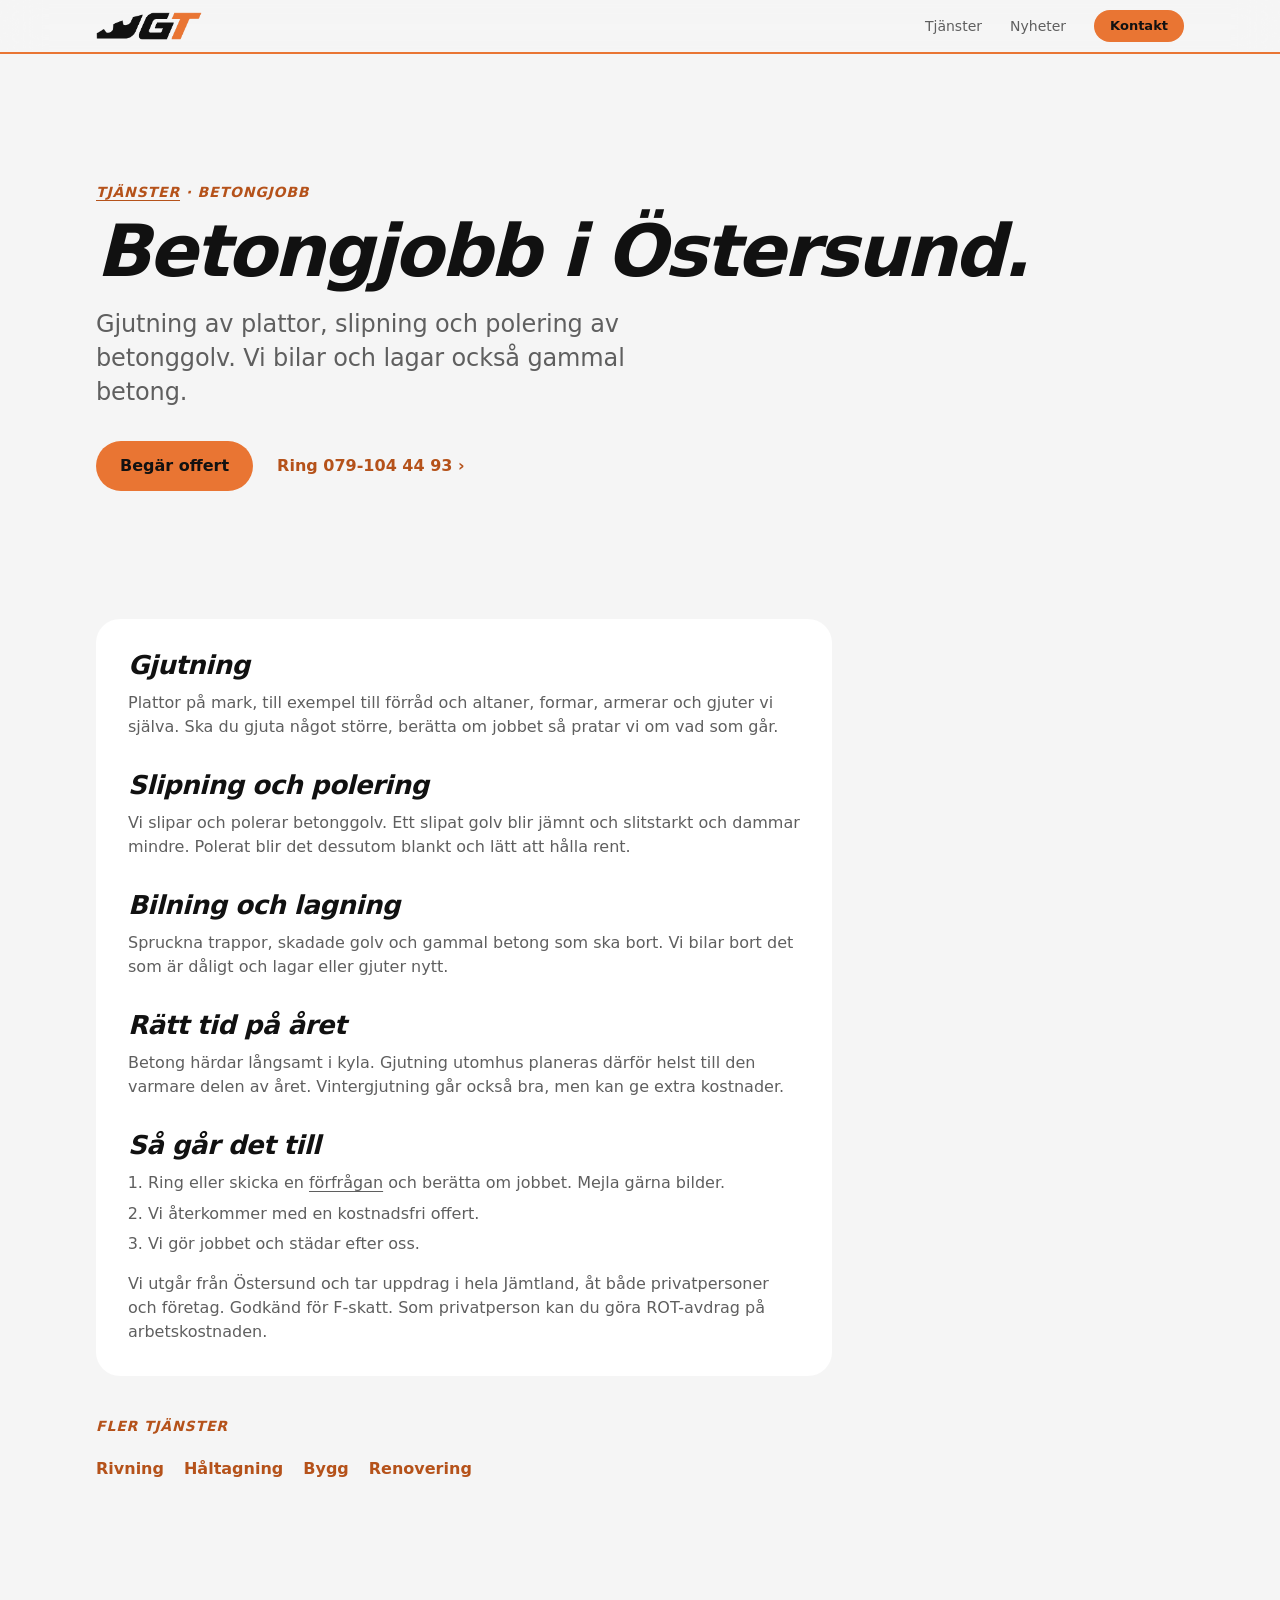
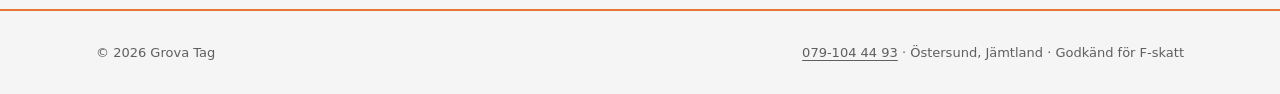
<file: betong-ostersund.html>
<!doctype html>
<html lang="sv">
<head>
<meta charset="utf-8">
<meta name="viewport" content="width=device-width, initial-scale=1, viewport-fit=cover">
<title>Betongjobb i Östersund – gjutning, slipning &amp; polering | Grova Tag</title>
<meta name="description" content="Gjutning, slipning och polering av betong i Östersund och Jämtland. Vi gjuter plattor på mark, bilar och lagar gammal betong. Kostnadsfri offert.">
<meta name="theme-color" content="#f5f5f5" media="(prefers-color-scheme: light)">
<meta name="theme-color" content="#0b0b0b" media="(prefers-color-scheme: dark)">
<link rel="icon" href="bilder/favicon.png">
<link rel="stylesheet" href="styles.css">
<link rel="canonical" href="https://grovatag.se/betong-ostersund.html">
<meta property="og:type" content="website">
<meta property="og:url" content="https://grovatag.se/betong-ostersund.html">
<meta property="og:title" content="Betongjobb i Östersund – gjutning, slipning &amp; polering | Grova Tag">
<meta property="og:description" content="Gjutning, slipning och polering av betong i Östersund och Jämtland. Vi gjuter plattor på mark, bilar och lagar gammal betong. Kostnadsfri offert.">
<meta property="og:image" content="https://grovatag.se/bilder/delning.png">
<meta property="og:locale" content="sv_SE">
<meta property="og:site_name" content="Grova Tag">
<meta property="og:image:width" content="1200">
<meta property="og:image:height" content="630">
<meta name="twitter:card" content="summary_large_image">
<script type="application/ld+json">
{
  "@context": "https://schema.org",
  "@type": "Service",
  "name": "Betongjobb i Östersund",
  "serviceType": "Betongjobb",
  "url": "https://grovatag.se/betong-ostersund.html",
  "description": "Gjutning, slipning och polering av betong i Östersund och Jämtland. Vi gjuter plattor på mark, bilar och lagar gammal betong. Kostnadsfri offert.",
  "provider": {
    "@id": "https://grovatag.se/#foretag"
  },
  "areaServed": [
    {
      "@type": "City",
      "name": "Östersund"
    },
    {
      "@type": "AdministrativeArea",
      "name": "Jämtlands län"
    }
  ]
}
</script>
<script type="application/ld+json">
{
  "@context": "https://schema.org",
  "@type": "BreadcrumbList",
  "itemListElement": [
    {
      "@type": "ListItem",
      "position": 1,
      "name": "Grova Tag",
      "item": "https://grovatag.se/"
    },
    {
      "@type": "ListItem",
      "position": 2,
      "name": "Betongjobb",
      "item": "https://grovatag.se/betong-ostersund.html"
    }
  ]
}
</script>
</head>
<body>
<script>document.body.classList.add('js')</script>

<nav>
  <div class="wrap">
    <a class="logo" href="./"><picture><source srcset="bilder/mark-dark.png" media="(prefers-color-scheme: dark)"><img src="bilder/mark.png" alt="Grova Tag" width="341" height="90"></picture></a>
    <ul>
      <li class="wide"><a href="./#tjanster">Tjänster</a></li>
      <li><a href="nyheter.html">Nyheter</a></li>
      <li><a class="btn" href="kontakt.html">Kontakt</a></li>
    </ul>
  </div>
</nav>

<main>
  <section class="page-head">
    <div class="wrap">
      <p class="eyebrow"><a href="./#tjanster">Tjänster</a> · Betongjobb</p>
      <h1>Betongjobb i Östersund.</h1>
      <p class="lead">Gjutning av plattor, slipning och polering av betonggolv. Vi bilar och lagar också gammal betong.</p>
      <div class="actions start">
        <a class="btn" href="kontakt.html">Begär offert</a>
        <a class="btn ghost" href="tel:+46791044493">Ring 079-104 44 93 ›</a>
      </div>
    </div>
  </section>

  <section>
    <div class="wrap">
      <article class="prose reveal">
<h2>Gjutning</h2>
<p>Plattor på mark, till exempel till förråd och altaner, formar, armerar och gjuter vi själva. Ska du gjuta något större, berätta om jobbet så pratar vi om vad som går.</p>
<h2>Slipning och polering</h2>
<p>Vi slipar och polerar betonggolv. Ett slipat golv blir jämnt och slitstarkt och dammar mindre. Polerat blir det dessutom blankt och lätt att hålla rent.</p>
<h2>Bilning och lagning</h2>
<p>Spruckna trappor, skadade golv och gammal betong som ska bort. Vi bilar bort det som är dåligt och lagar eller gjuter nytt.</p>
<h2>Rätt tid på året</h2>
<p>Betong härdar långsamt i kyla. Gjutning utomhus planeras därför helst till den varmare delen av året. Vintergjutning går också bra, men kan ge extra kostnader.</p>
<h2>Så går det till</h2>
<ol>
<li>Ring eller skicka en <a href="kontakt.html">förfrågan</a> och berätta om jobbet. Mejla gärna bilder.</li>
<li>Vi återkommer med en kostnadsfri offert.</li>
<li>Vi gör jobbet och städar efter oss.</li>
</ol>
<p>Vi utgår från Östersund och tar uppdrag i hela Jämtland, åt både privatpersoner och företag. Godkänd för F-skatt. Som privatperson kan du göra ROT-avdrag på arbetskostnaden.</p>
      </article>
      <aside class="more-services reveal" aria-label="Fler tjänster">
        <p class="eyebrow">Fler tjänster</p>
        <a href="rivning-ostersund.html">Rivning</a>
        <a href="haltagning-ostersund.html">Håltagning</a>
        <a href="bygg-ostersund.html">Bygg</a>
        <a href="renovering-ostersund.html">Renovering</a>
      </aside>
    </div>
  </section>
</main>

<footer>
  <div class="wrap">
    <span>© <span id="year">2026</span> Grova Tag</span>
    <span><a href="tel:+46791044493">079-104 44 93</a> · Östersund, Jämtland · Godkänd för F-skatt</span>
  </div>
</footer>

<script src="script.js"></script>
</body>
</html>
</file>
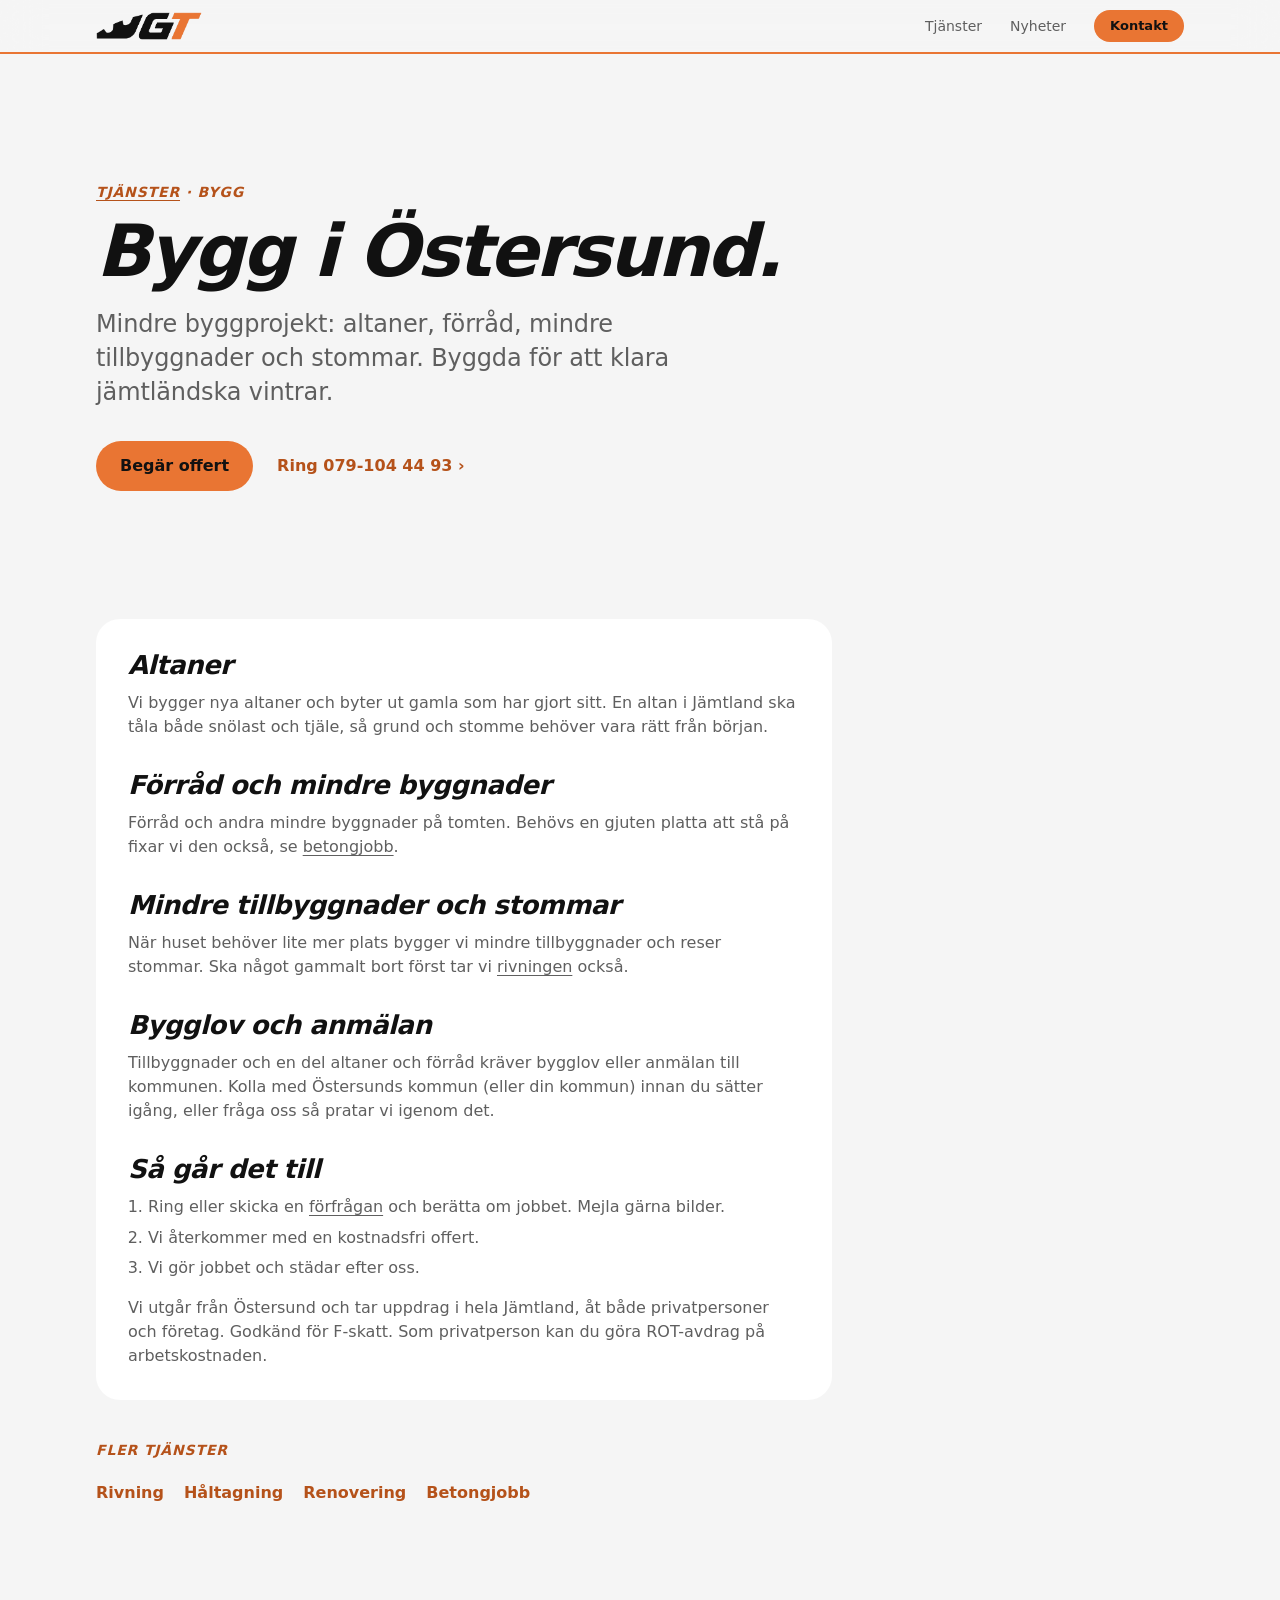
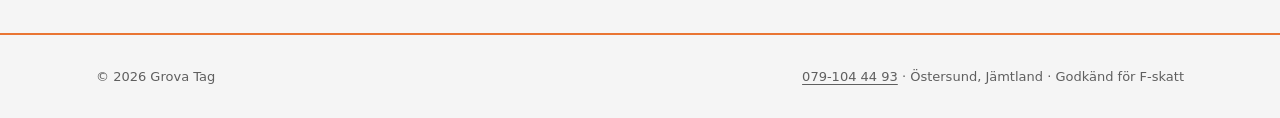
<file: bygg-ostersund.html>
<!doctype html>
<html lang="sv">
<head>
<meta charset="utf-8">
<meta name="viewport" content="width=device-width, initial-scale=1, viewport-fit=cover">
<title>Bygg i Östersund – altan, förråd &amp; mindre tillbyggnader | Grova Tag</title>
<meta name="description" content="Mindre byggprojekt i Östersund och Jämtland: altaner, förråd, mindre tillbyggnader och stommar, byggda för jämtländska vintrar. Kostnadsfri offert.">
<meta name="theme-color" content="#f5f5f5" media="(prefers-color-scheme: light)">
<meta name="theme-color" content="#0b0b0b" media="(prefers-color-scheme: dark)">
<link rel="icon" href="bilder/favicon.png">
<link rel="stylesheet" href="styles.css">
<link rel="canonical" href="https://grovatag.se/bygg-ostersund.html">
<meta property="og:type" content="website">
<meta property="og:url" content="https://grovatag.se/bygg-ostersund.html">
<meta property="og:title" content="Bygg i Östersund – altan, förråd &amp; mindre tillbyggnader | Grova Tag">
<meta property="og:description" content="Mindre byggprojekt i Östersund och Jämtland: altaner, förråd, mindre tillbyggnader och stommar, byggda för jämtländska vintrar. Kostnadsfri offert.">
<meta property="og:image" content="https://grovatag.se/bilder/delning.png">
<meta property="og:locale" content="sv_SE">
<meta property="og:site_name" content="Grova Tag">
<meta property="og:image:width" content="1200">
<meta property="og:image:height" content="630">
<meta name="twitter:card" content="summary_large_image">
<script type="application/ld+json">
{
  "@context": "https://schema.org",
  "@type": "Service",
  "name": "Bygg i Östersund",
  "serviceType": "Bygg",
  "url": "https://grovatag.se/bygg-ostersund.html",
  "description": "Mindre byggprojekt i Östersund och Jämtland: altaner, förråd, mindre tillbyggnader och stommar, byggda för jämtländska vintrar. Kostnadsfri offert.",
  "provider": {
    "@id": "https://grovatag.se/#foretag"
  },
  "areaServed": [
    {
      "@type": "City",
      "name": "Östersund"
    },
    {
      "@type": "AdministrativeArea",
      "name": "Jämtlands län"
    }
  ]
}
</script>
<script type="application/ld+json">
{
  "@context": "https://schema.org",
  "@type": "BreadcrumbList",
  "itemListElement": [
    {
      "@type": "ListItem",
      "position": 1,
      "name": "Grova Tag",
      "item": "https://grovatag.se/"
    },
    {
      "@type": "ListItem",
      "position": 2,
      "name": "Bygg",
      "item": "https://grovatag.se/bygg-ostersund.html"
    }
  ]
}
</script>
</head>
<body>
<script>document.body.classList.add('js')</script>

<nav>
  <div class="wrap">
    <a class="logo" href="./"><picture><source srcset="bilder/mark-dark.png" media="(prefers-color-scheme: dark)"><img src="bilder/mark.png" alt="Grova Tag" width="341" height="90"></picture></a>
    <ul>
      <li class="wide"><a href="./#tjanster">Tjänster</a></li>
      <li><a href="nyheter.html">Nyheter</a></li>
      <li><a class="btn" href="kontakt.html">Kontakt</a></li>
    </ul>
  </div>
</nav>

<main>
  <section class="page-head">
    <div class="wrap">
      <p class="eyebrow"><a href="./#tjanster">Tjänster</a> · Bygg</p>
      <h1>Bygg i Östersund.</h1>
      <p class="lead">Mindre byggprojekt: altaner, förråd, mindre tillbyggnader och stommar. Byggda för att klara jämtländska vintrar.</p>
      <div class="actions start">
        <a class="btn" href="kontakt.html">Begär offert</a>
        <a class="btn ghost" href="tel:+46791044493">Ring 079-104 44 93 ›</a>
      </div>
    </div>
  </section>

  <section>
    <div class="wrap">
      <article class="prose reveal">
<h2>Altaner</h2>
<p>Vi bygger nya altaner och byter ut gamla som har gjort sitt. En altan i Jämtland ska tåla både snölast och tjäle, så grund och stomme behöver vara rätt från början.</p>
<h2>Förråd och mindre byggnader</h2>
<p>Förråd och andra mindre byggnader på tomten. Behövs en gjuten platta att stå på fixar vi den också, se <a href="betong-ostersund.html">betongjobb</a>.</p>
<h2>Mindre tillbyggnader och stommar</h2>
<p>När huset behöver lite mer plats bygger vi mindre tillbyggnader och reser stommar. Ska något gammalt bort först tar vi <a href="rivning-ostersund.html">rivningen</a> också.</p>
<h2>Bygglov och anmälan</h2>
<p>Tillbyggnader och en del altaner och förråd kräver bygglov eller anmälan till kommunen. Kolla med Östersunds kommun (eller din kommun) innan du sätter igång, eller fråga oss så pratar vi igenom det.</p>
<h2>Så går det till</h2>
<ol>
<li>Ring eller skicka en <a href="kontakt.html">förfrågan</a> och berätta om jobbet. Mejla gärna bilder.</li>
<li>Vi återkommer med en kostnadsfri offert.</li>
<li>Vi gör jobbet och städar efter oss.</li>
</ol>
<p>Vi utgår från Östersund och tar uppdrag i hela Jämtland, åt både privatpersoner och företag. Godkänd för F-skatt. Som privatperson kan du göra ROT-avdrag på arbetskostnaden.</p>
      </article>
      <aside class="more-services reveal" aria-label="Fler tjänster">
        <p class="eyebrow">Fler tjänster</p>
        <a href="rivning-ostersund.html">Rivning</a>
        <a href="haltagning-ostersund.html">Håltagning</a>
        <a href="renovering-ostersund.html">Renovering</a>
        <a href="betong-ostersund.html">Betongjobb</a>
      </aside>
    </div>
  </section>
</main>

<footer>
  <div class="wrap">
    <span>© <span id="year">2026</span> Grova Tag</span>
    <span><a href="tel:+46791044493">079-104 44 93</a> · Östersund, Jämtland · Godkänd för F-skatt</span>
  </div>
</footer>

<script src="script.js"></script>
</body>
</html>
</file>
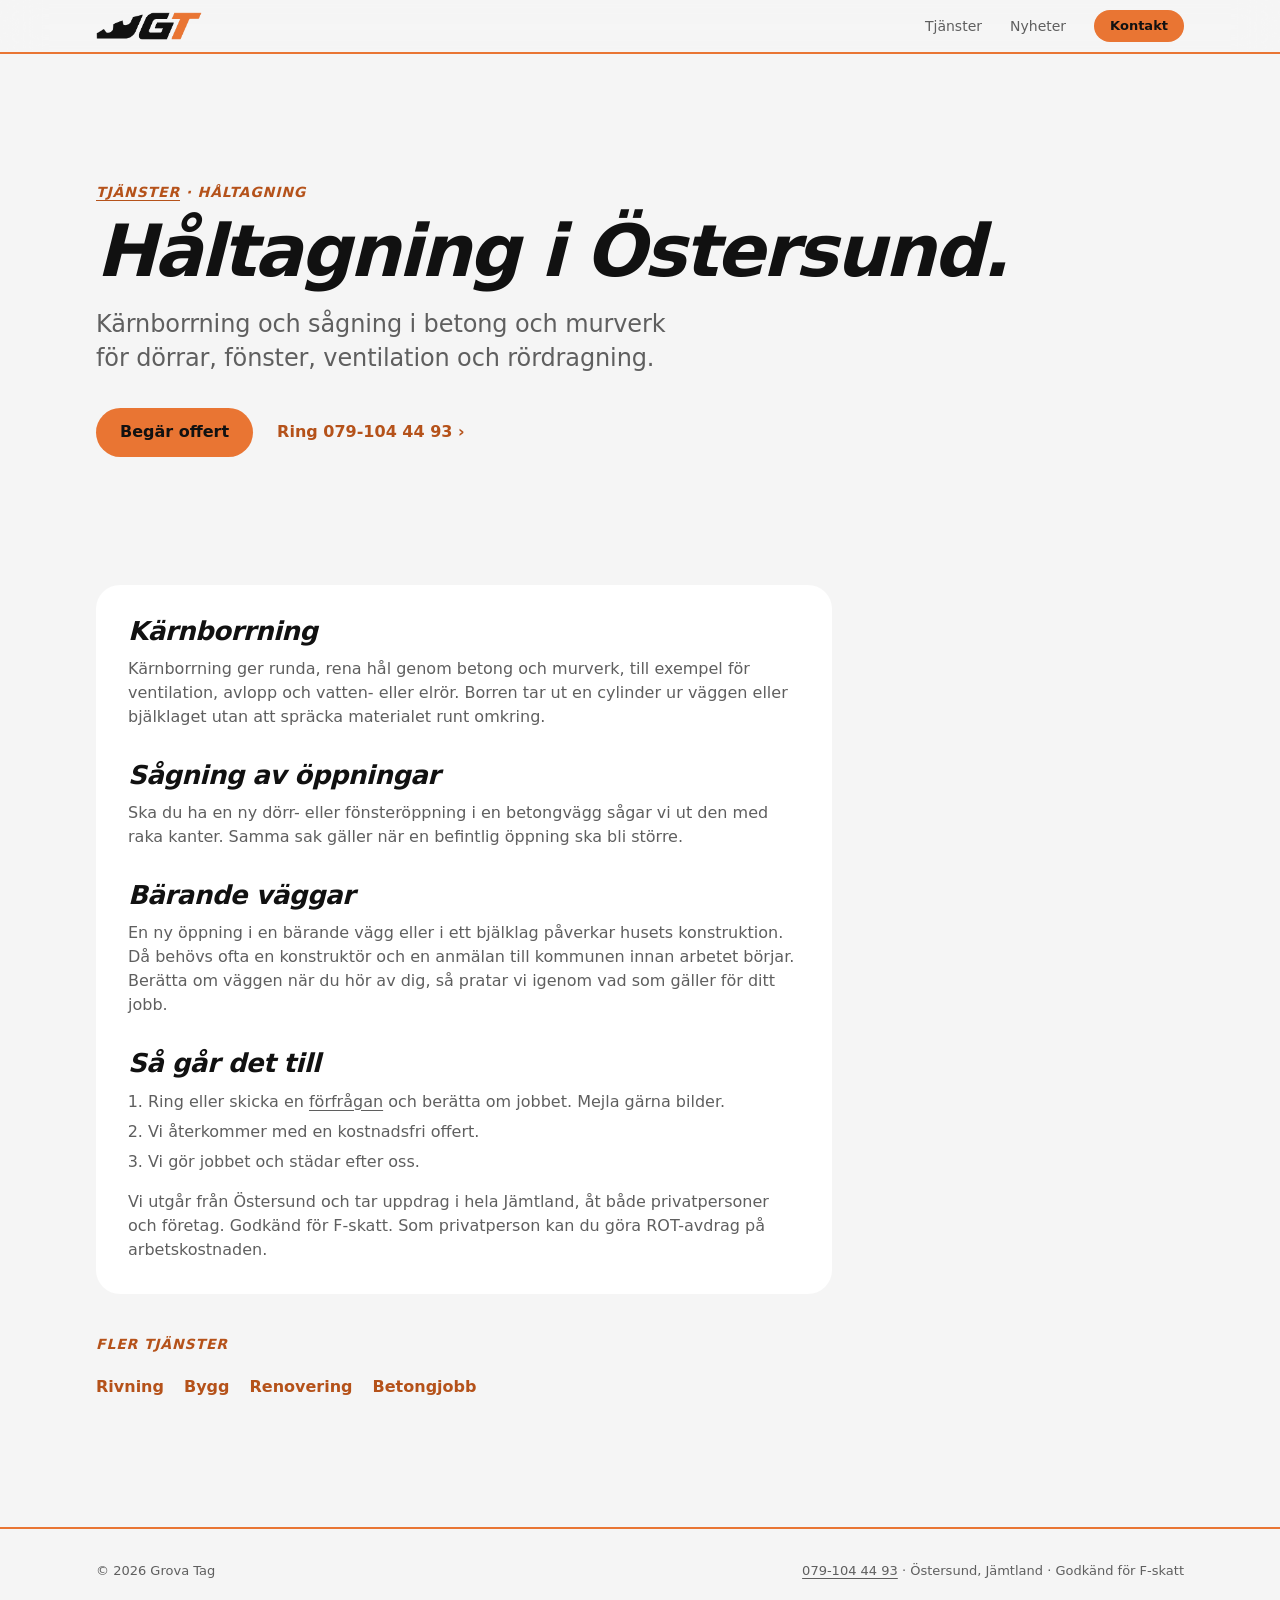
<file: haltagning-ostersund.html>
<!doctype html>
<html lang="sv">
<head>
<meta charset="utf-8">
<meta name="viewport" content="width=device-width, initial-scale=1, viewport-fit=cover">
<title>Håltagning &amp; kärnborrning i Östersund – Grova Tag</title>
<meta name="description" content="Kärnborrning och sågning i betong och murverk i Östersund och Jämtland, för dörrar, fönster, ventilation och rördragning. Kostnadsfri offert.">
<meta name="theme-color" content="#f5f5f5" media="(prefers-color-scheme: light)">
<meta name="theme-color" content="#0b0b0b" media="(prefers-color-scheme: dark)">
<link rel="icon" href="bilder/favicon.png">
<link rel="stylesheet" href="styles.css">
<link rel="canonical" href="https://grovatag.se/haltagning-ostersund.html">
<meta property="og:type" content="website">
<meta property="og:url" content="https://grovatag.se/haltagning-ostersund.html">
<meta property="og:title" content="Håltagning &amp; kärnborrning i Östersund – Grova Tag">
<meta property="og:description" content="Kärnborrning och sågning i betong och murverk i Östersund och Jämtland, för dörrar, fönster, ventilation och rördragning. Kostnadsfri offert.">
<meta property="og:image" content="https://grovatag.se/bilder/delning.png">
<meta property="og:locale" content="sv_SE">
<meta property="og:site_name" content="Grova Tag">
<meta property="og:image:width" content="1200">
<meta property="og:image:height" content="630">
<meta name="twitter:card" content="summary_large_image">
<script type="application/ld+json">
{
  "@context": "https://schema.org",
  "@type": "Service",
  "name": "Håltagning i Östersund",
  "serviceType": "Håltagning",
  "url": "https://grovatag.se/haltagning-ostersund.html",
  "description": "Kärnborrning och sågning i betong och murverk i Östersund och Jämtland, för dörrar, fönster, ventilation och rördragning. Kostnadsfri offert.",
  "provider": {
    "@id": "https://grovatag.se/#foretag"
  },
  "areaServed": [
    {
      "@type": "City",
      "name": "Östersund"
    },
    {
      "@type": "AdministrativeArea",
      "name": "Jämtlands län"
    }
  ]
}
</script>
<script type="application/ld+json">
{
  "@context": "https://schema.org",
  "@type": "BreadcrumbList",
  "itemListElement": [
    {
      "@type": "ListItem",
      "position": 1,
      "name": "Grova Tag",
      "item": "https://grovatag.se/"
    },
    {
      "@type": "ListItem",
      "position": 2,
      "name": "Håltagning",
      "item": "https://grovatag.se/haltagning-ostersund.html"
    }
  ]
}
</script>
</head>
<body>
<script>document.body.classList.add('js')</script>

<nav>
  <div class="wrap">
    <a class="logo" href="./"><picture><source srcset="bilder/mark-dark.png" media="(prefers-color-scheme: dark)"><img src="bilder/mark.png" alt="Grova Tag" width="341" height="90"></picture></a>
    <ul>
      <li class="wide"><a href="./#tjanster">Tjänster</a></li>
      <li><a href="nyheter.html">Nyheter</a></li>
      <li><a class="btn" href="kontakt.html">Kontakt</a></li>
    </ul>
  </div>
</nav>

<main>
  <section class="page-head">
    <div class="wrap">
      <p class="eyebrow"><a href="./#tjanster">Tjänster</a> · Håltagning</p>
      <h1>Håltagning i Östersund.</h1>
      <p class="lead">Kärnborrning och sågning i betong och murverk för dörrar, fönster, ventilation och rördragning.</p>
      <div class="actions start">
        <a class="btn" href="kontakt.html">Begär offert</a>
        <a class="btn ghost" href="tel:+46791044493">Ring 079-104 44 93 ›</a>
      </div>
    </div>
  </section>

  <section>
    <div class="wrap">
      <article class="prose reveal">
<h2>Kärnborrning</h2>
<p>Kärnborrning ger runda, rena hål genom betong och murverk, till exempel för ventilation, avlopp och vatten- eller elrör. Borren tar ut en cylinder ur väggen eller bjälklaget utan att spräcka materialet runt omkring.</p>
<h2>Sågning av öppningar</h2>
<p>Ska du ha en ny dörr- eller fönsteröppning i en betongvägg sågar vi ut den med raka kanter. Samma sak gäller när en befintlig öppning ska bli större.</p>
<h2>Bärande väggar</h2>
<p>En ny öppning i en bärande vägg eller i ett bjälklag påverkar husets konstruktion. Då behövs ofta en konstruktör och en anmälan till kommunen innan arbetet börjar. Berätta om väggen när du hör av dig, så pratar vi igenom vad som gäller för ditt jobb.</p>
<h2>Så går det till</h2>
<ol>
<li>Ring eller skicka en <a href="kontakt.html">förfrågan</a> och berätta om jobbet. Mejla gärna bilder.</li>
<li>Vi återkommer med en kostnadsfri offert.</li>
<li>Vi gör jobbet och städar efter oss.</li>
</ol>
<p>Vi utgår från Östersund och tar uppdrag i hela Jämtland, åt både privatpersoner och företag. Godkänd för F-skatt. Som privatperson kan du göra ROT-avdrag på arbetskostnaden.</p>
      </article>
      <aside class="more-services reveal" aria-label="Fler tjänster">
        <p class="eyebrow">Fler tjänster</p>
        <a href="rivning-ostersund.html">Rivning</a>
        <a href="bygg-ostersund.html">Bygg</a>
        <a href="renovering-ostersund.html">Renovering</a>
        <a href="betong-ostersund.html">Betongjobb</a>
      </aside>
    </div>
  </section>
</main>

<footer>
  <div class="wrap">
    <span>© <span id="year">2026</span> Grova Tag</span>
    <span><a href="tel:+46791044493">079-104 44 93</a> · Östersund, Jämtland · Godkänd för F-skatt</span>
  </div>
</footer>

<script src="script.js"></script>
</body>
</html>
</file>
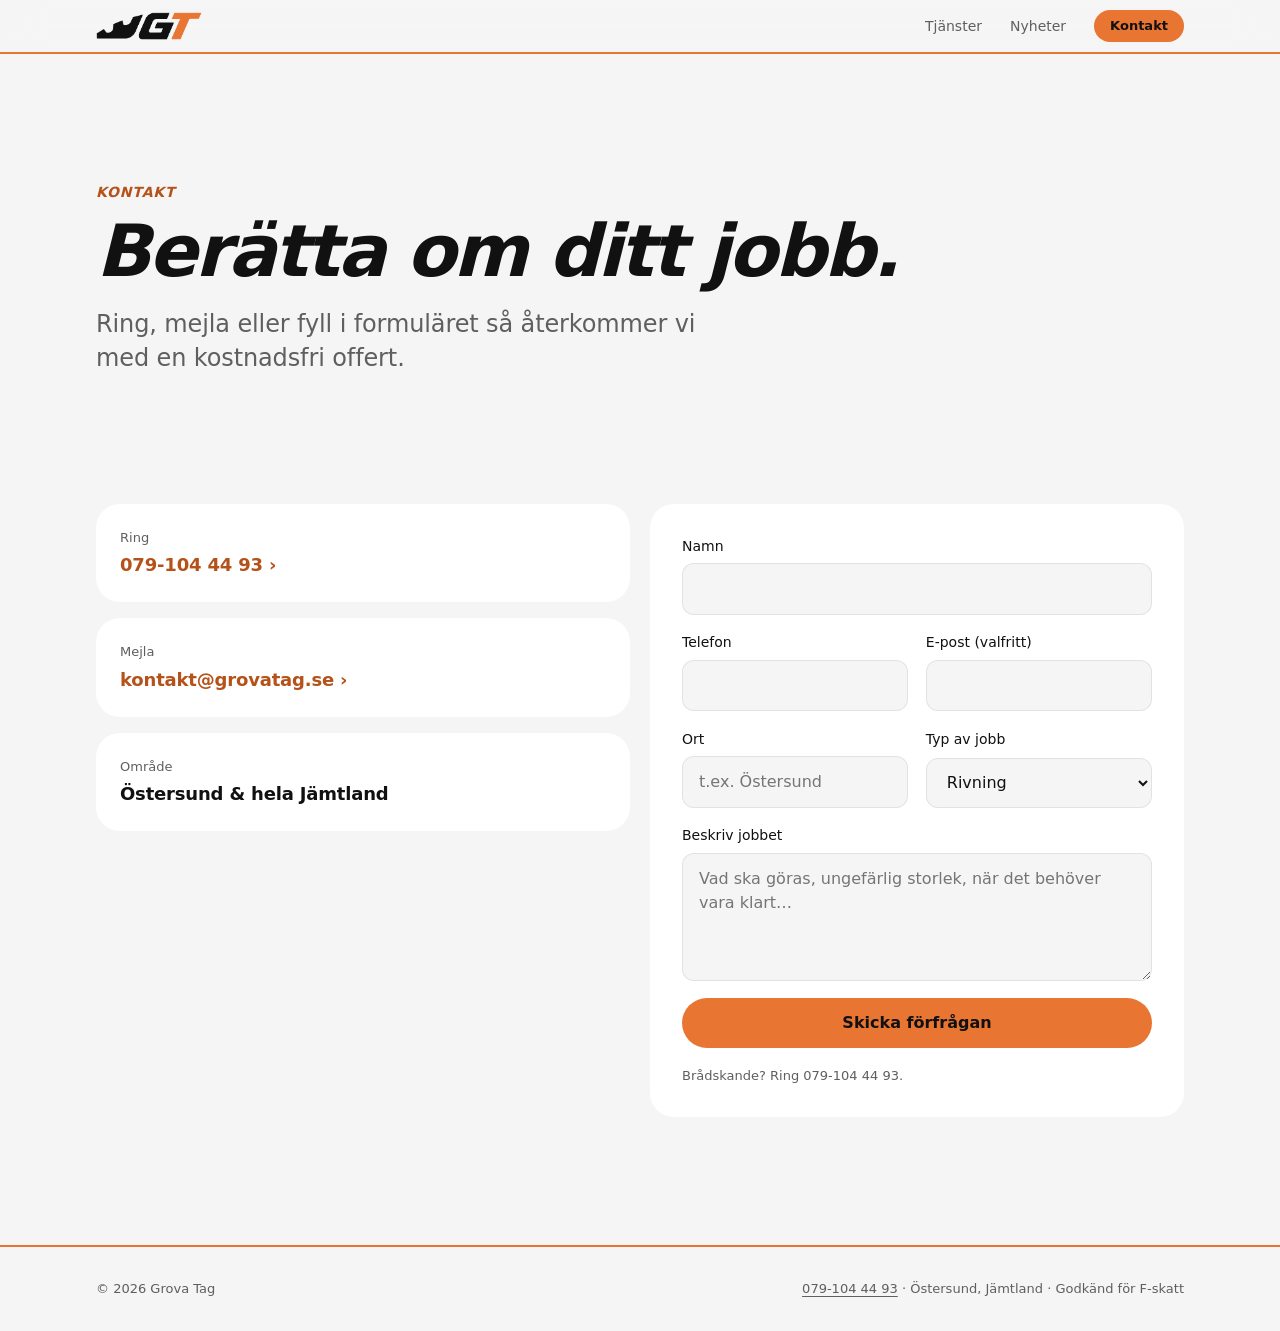
<file: kontakt.html>
<!doctype html>
<html lang="sv">
<head>
<meta charset="utf-8">
<meta name="viewport" content="width=device-width, initial-scale=1, viewport-fit=cover">
<title>Kontakt – Grova Tag</title>
<meta name="description" content="Kontakta Grova Tag i Östersund för en kostnadsfri offert på rivning, håltagning, bygg, renovering och betongjobb.">
<meta name="theme-color" content="#f5f5f5" media="(prefers-color-scheme: light)">
<meta name="theme-color" content="#0b0b0b" media="(prefers-color-scheme: dark)">
<link rel="icon" href="bilder/favicon.png">
<link rel="stylesheet" href="styles.css">
<link rel="canonical" href="https://grovatag.se/kontakt.html">
<meta property="og:type" content="website">
<meta property="og:url" content="https://grovatag.se/kontakt.html">
<meta property="og:title" content="Kontakt – Grova Tag">
<meta property="og:description" content="Kontakta Grova Tag i Östersund för en kostnadsfri offert på rivning, håltagning, bygg, renovering och betongjobb.">
<meta property="og:image" content="https://grovatag.se/bilder/delning.png">
<meta property="og:locale" content="sv_SE">
<meta property="og:site_name" content="Grova Tag">
<meta property="og:image:width" content="1200">
<meta property="og:image:height" content="630">
<meta name="twitter:card" content="summary_large_image">
</head>
<body>
<script>document.body.classList.add('js')</script>

<nav>
  <div class="wrap">
    <a class="logo" href="./"><picture><source srcset="bilder/mark-dark.png" media="(prefers-color-scheme: dark)"><img src="bilder/mark.png" alt="Grova Tag" width="341" height="90"></picture></a>
    <ul>
      <li class="wide"><a href="./#tjanster">Tjänster</a></li>
      <li><a href="nyheter.html">Nyheter</a></li>
      <li><a class="btn" href="kontakt.html" aria-current="page">Kontakt</a></li>
    </ul>
  </div>
</nav>

<main>
  <section class="page-head">
    <div class="wrap">
      <p class="eyebrow">Kontakt</p>
      <h1>Berätta om ditt jobb.</h1>
      <p class="lead">Ring, mejla eller fyll i formuläret så återkommer vi med en kostnadsfri offert.</p>
    </div>
  </section>

  <section>
    <div class="wrap contact-grid">
      <div class="contact-info reveal">
        <a href="tel:+46791044493"><small>Ring</small><b>079-104 44 93</b></a>
        <a href="mailto:kontakt@grovatag.se"><small>Mejla</small><b>kontakt@grovatag.se</b></a>
        <div><small>Område</small><b>Östersund &amp; hela Jämtland</b></div>
      </div>

      <form id="offert" class="reveal" data-to="kontakt@grovatag.se">
        <input type="hidden" name="access_key" value="68a6d1ff-9387-4e50-8338-702f48a251d3">
        <input type="checkbox" name="botcheck" style="display:none" tabindex="-1" autocomplete="off">
        <label>Namn<input name="namn" autocomplete="name" required></label>
        <div class="form-row">
          <label>Telefon<input name="telefon" type="tel" autocomplete="tel" required></label>
          <label>E-post (valfritt)<input name="email" type="email" autocomplete="email"></label>
        </div>
        <div class="form-row">
          <label>Ort<input name="ort" autocomplete="address-level2" placeholder="t.ex. Östersund"></label>
          <label>Typ av jobb
            <select name="jobb">
              <option>Rivning</option>
              <option>Håltagning</option>
              <option>Bygg</option>
              <option>Renovering</option>
              <option>Betongjobb</option>
              <option>Annat</option>
            </select>
          </label>
        </div>
        <label>Beskriv jobbet<textarea name="meddelande" required placeholder="Vad ska göras, ungefärlig storlek, när det behöver vara klart…"></textarea></label>
        <button class="btn" type="submit">Skicka förfrågan</button>
        <p class="note" role="status">Brådskande? Ring 079-104 44 93.</p>
      </form>
    </div>
  </section>
</main>

<footer>
  <div class="wrap">
    <span>© <span id="year">2026</span> Grova Tag</span>
    <span><a href="tel:+46791044493">079-104 44 93</a> · Östersund, Jämtland · Godkänd för F-skatt</span>
  </div>
</footer>

<script src="script.js"></script>
</body>
</html>
</file>
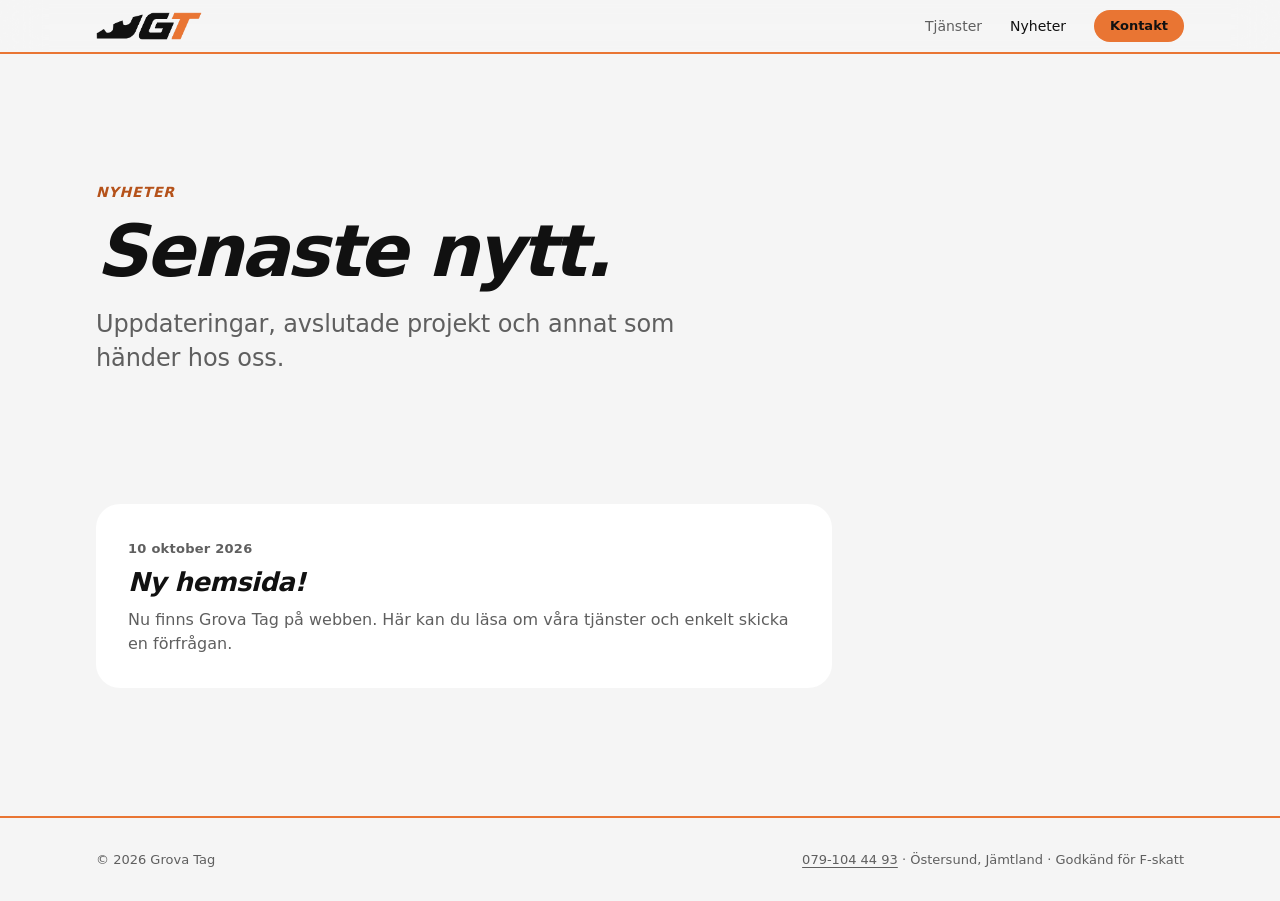
<file: nyheter.html>
<!doctype html>
<html lang="sv">
<head>
<meta charset="utf-8">
<meta name="viewport" content="width=device-width, initial-scale=1, viewport-fit=cover">
<title>Nyheter – Grova Tag</title>
<meta name="description" content="Nyheter och uppdateringar från Grova Tag i Östersund.">
<meta name="theme-color" content="#f5f5f5" media="(prefers-color-scheme: light)">
<meta name="theme-color" content="#0b0b0b" media="(prefers-color-scheme: dark)">
<link rel="icon" href="bilder/favicon.png">
<link rel="stylesheet" href="styles.css">
<link rel="canonical" href="https://grovatag.se/nyheter.html">
<meta property="og:type" content="website">
<meta property="og:url" content="https://grovatag.se/nyheter.html">
<meta property="og:title" content="Nyheter – Grova Tag">
<meta property="og:description" content="Nyheter och uppdateringar från Grova Tag i Östersund.">
<meta property="og:image" content="https://grovatag.se/bilder/delning.png">
<meta property="og:locale" content="sv_SE">
<meta property="og:site_name" content="Grova Tag">
<meta property="og:image:width" content="1200">
<meta property="og:image:height" content="630">
<meta name="twitter:card" content="summary_large_image">
</head>
<body>
<script>document.body.classList.add('js')</script>

<nav>
  <div class="wrap">
    <a class="logo" href="./"><picture><source srcset="bilder/mark-dark.png" media="(prefers-color-scheme: dark)"><img src="bilder/mark.png" alt="Grova Tag" width="341" height="90"></picture></a>
    <ul>
      <li class="wide"><a href="./#tjanster">Tjänster</a></li>
      <li><a href="nyheter.html" aria-current="page">Nyheter</a></li>
      <li><a class="btn" href="kontakt.html">Kontakt</a></li>
    </ul>
  </div>
</nav>

<main>
  <section class="page-head">
    <div class="wrap">
      <p class="eyebrow">Nyheter</p>
      <h1>Senaste nytt.</h1>
      <p class="lead">Uppdateringar, avslutade projekt och annat som händer hos oss.</p>
    </div>
  </section>

  <section>
    <!-- Ny nyhet: kopiera en <article> och lägg den överst. -->
    <div class="wrap news">
      <article class="reveal">
        <time datetime="2026-10-10">10 oktober 2026</time>
        <h2>Ny hemsida!</h2>
        <p>Nu finns Grova Tag på webben. Här kan du läsa om våra tjänster och enkelt skicka en förfrågan.</p>
      </article>
    </div>
  </section>
</main>

<footer>
  <div class="wrap">
    <span>© <span id="year">2026</span> Grova Tag</span>
    <span><a href="tel:+46791044493">079-104 44 93</a> · Östersund, Jämtland · Godkänd för F-skatt</span>
  </div>
</footer>

<script src="script.js"></script>
</body>
</html>
</file>
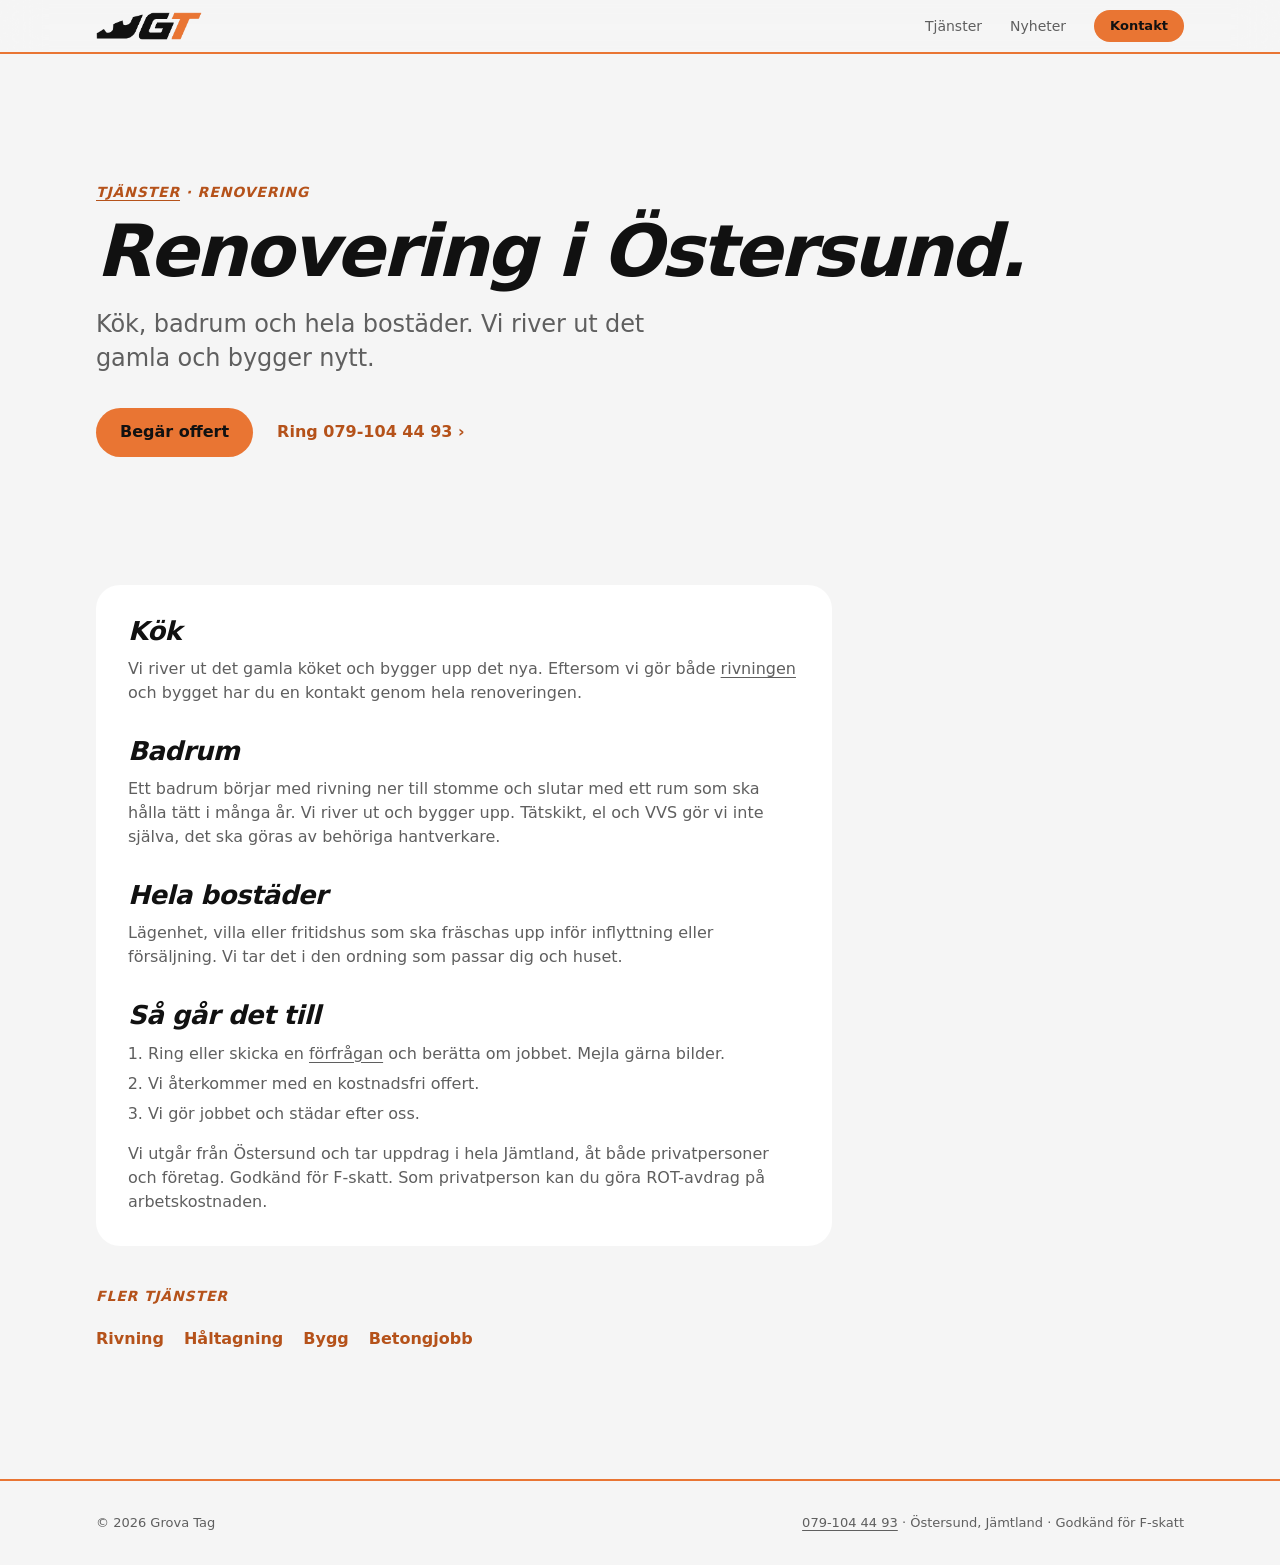
<file: renovering-ostersund.html>
<!doctype html>
<html lang="sv">
<head>
<meta charset="utf-8">
<meta name="viewport" content="width=device-width, initial-scale=1, viewport-fit=cover">
<title>Renovering i Östersund – kök &amp; badrum | Grova Tag</title>
<meta name="description" content="Renovering av kök, badrum och hela bostäder i Östersund och Jämtland. Vi river ut det gamla och bygger nytt. Kostnadsfri offert.">
<meta name="theme-color" content="#f5f5f5" media="(prefers-color-scheme: light)">
<meta name="theme-color" content="#0b0b0b" media="(prefers-color-scheme: dark)">
<link rel="icon" href="bilder/favicon.png">
<link rel="stylesheet" href="styles.css">
<link rel="canonical" href="https://grovatag.se/renovering-ostersund.html">
<meta property="og:type" content="website">
<meta property="og:url" content="https://grovatag.se/renovering-ostersund.html">
<meta property="og:title" content="Renovering i Östersund – kök &amp; badrum | Grova Tag">
<meta property="og:description" content="Renovering av kök, badrum och hela bostäder i Östersund och Jämtland. Vi river ut det gamla och bygger nytt. Kostnadsfri offert.">
<meta property="og:image" content="https://grovatag.se/bilder/delning.png">
<meta property="og:locale" content="sv_SE">
<meta property="og:site_name" content="Grova Tag">
<meta property="og:image:width" content="1200">
<meta property="og:image:height" content="630">
<meta name="twitter:card" content="summary_large_image">
<script type="application/ld+json">
{
  "@context": "https://schema.org",
  "@type": "Service",
  "name": "Renovering i Östersund",
  "serviceType": "Renovering",
  "url": "https://grovatag.se/renovering-ostersund.html",
  "description": "Renovering av kök, badrum och hela bostäder i Östersund och Jämtland. Vi river ut det gamla och bygger nytt. Kostnadsfri offert.",
  "provider": {
    "@id": "https://grovatag.se/#foretag"
  },
  "areaServed": [
    {
      "@type": "City",
      "name": "Östersund"
    },
    {
      "@type": "AdministrativeArea",
      "name": "Jämtlands län"
    }
  ]
}
</script>
<script type="application/ld+json">
{
  "@context": "https://schema.org",
  "@type": "BreadcrumbList",
  "itemListElement": [
    {
      "@type": "ListItem",
      "position": 1,
      "name": "Grova Tag",
      "item": "https://grovatag.se/"
    },
    {
      "@type": "ListItem",
      "position": 2,
      "name": "Renovering",
      "item": "https://grovatag.se/renovering-ostersund.html"
    }
  ]
}
</script>
</head>
<body>
<script>document.body.classList.add('js')</script>

<nav>
  <div class="wrap">
    <a class="logo" href="./"><picture><source srcset="bilder/mark-dark.png" media="(prefers-color-scheme: dark)"><img src="bilder/mark.png" alt="Grova Tag" width="341" height="90"></picture></a>
    <ul>
      <li class="wide"><a href="./#tjanster">Tjänster</a></li>
      <li><a href="nyheter.html">Nyheter</a></li>
      <li><a class="btn" href="kontakt.html">Kontakt</a></li>
    </ul>
  </div>
</nav>

<main>
  <section class="page-head">
    <div class="wrap">
      <p class="eyebrow"><a href="./#tjanster">Tjänster</a> · Renovering</p>
      <h1>Renovering i Östersund.</h1>
      <p class="lead">Kök, badrum och hela bostäder. Vi river ut det gamla och bygger nytt.</p>
      <div class="actions start">
        <a class="btn" href="kontakt.html">Begär offert</a>
        <a class="btn ghost" href="tel:+46791044493">Ring 079-104 44 93 ›</a>
      </div>
    </div>
  </section>

  <section>
    <div class="wrap">
      <article class="prose reveal">
<h2>Kök</h2>
<p>Vi river ut det gamla köket och bygger upp det nya. Eftersom vi gör både <a href="rivning-ostersund.html">rivningen</a> och bygget har du en kontakt genom hela renoveringen.</p>
<h2>Badrum</h2>
<p>Ett badrum börjar med rivning ner till stomme och slutar med ett rum som ska hålla tätt i många år. Vi river ut och bygger upp. Tätskikt, el och VVS gör vi inte själva, det ska göras av behöriga hantverkare.</p>
<h2>Hela bostäder</h2>
<p>Lägenhet, villa eller fritidshus som ska fräschas upp inför inflyttning eller försäljning. Vi tar det i den ordning som passar dig och huset.</p>
<h2>Så går det till</h2>
<ol>
<li>Ring eller skicka en <a href="kontakt.html">förfrågan</a> och berätta om jobbet. Mejla gärna bilder.</li>
<li>Vi återkommer med en kostnadsfri offert.</li>
<li>Vi gör jobbet och städar efter oss.</li>
</ol>
<p>Vi utgår från Östersund och tar uppdrag i hela Jämtland, åt både privatpersoner och företag. Godkänd för F-skatt. Som privatperson kan du göra ROT-avdrag på arbetskostnaden.</p>
      </article>
      <aside class="more-services reveal" aria-label="Fler tjänster">
        <p class="eyebrow">Fler tjänster</p>
        <a href="rivning-ostersund.html">Rivning</a>
        <a href="haltagning-ostersund.html">Håltagning</a>
        <a href="bygg-ostersund.html">Bygg</a>
        <a href="betong-ostersund.html">Betongjobb</a>
      </aside>
    </div>
  </section>
</main>

<footer>
  <div class="wrap">
    <span>© <span id="year">2026</span> Grova Tag</span>
    <span><a href="tel:+46791044493">079-104 44 93</a> · Östersund, Jämtland · Godkänd för F-skatt</span>
  </div>
</footer>

<script src="script.js"></script>
</body>
</html>
</file>
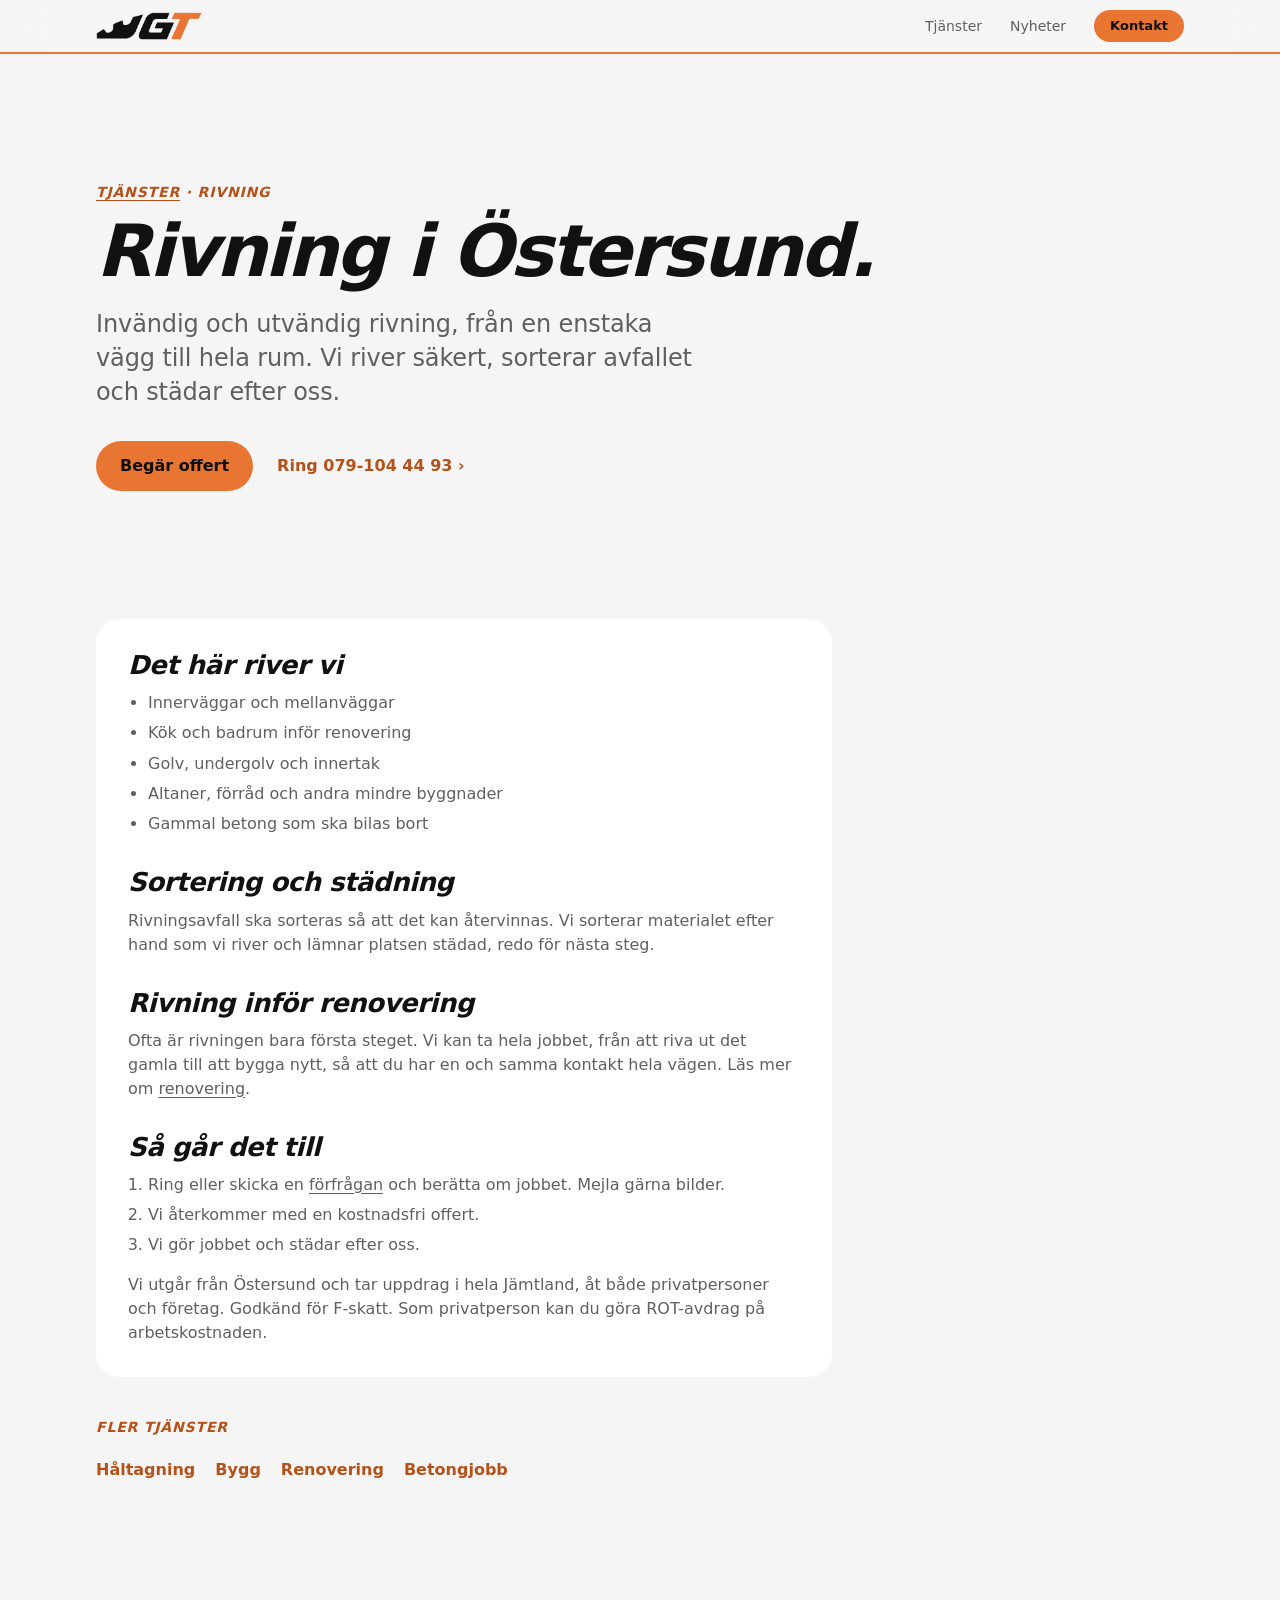
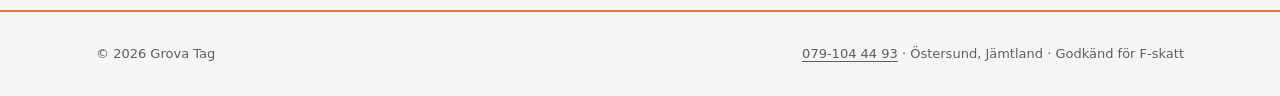
<file: rivning-ostersund.html>
<!doctype html>
<html lang="sv">
<head>
<meta charset="utf-8">
<meta name="viewport" content="width=device-width, initial-scale=1, viewport-fit=cover">
<title>Rivning i Östersund – Grova Tag</title>
<meta name="description" content="Invändig och utvändig rivning i Östersund och hela Jämtland. Vi river säkert, sorterar avfallet och städar efter oss. Kostnadsfri offert.">
<meta name="theme-color" content="#f5f5f5" media="(prefers-color-scheme: light)">
<meta name="theme-color" content="#0b0b0b" media="(prefers-color-scheme: dark)">
<link rel="icon" href="bilder/favicon.png">
<link rel="stylesheet" href="styles.css">
<link rel="canonical" href="https://grovatag.se/rivning-ostersund.html">
<meta property="og:type" content="website">
<meta property="og:url" content="https://grovatag.se/rivning-ostersund.html">
<meta property="og:title" content="Rivning i Östersund – Grova Tag">
<meta property="og:description" content="Invändig och utvändig rivning i Östersund och hela Jämtland. Vi river säkert, sorterar avfallet och städar efter oss. Kostnadsfri offert.">
<meta property="og:image" content="https://grovatag.se/bilder/delning.png">
<meta property="og:locale" content="sv_SE">
<meta property="og:site_name" content="Grova Tag">
<meta property="og:image:width" content="1200">
<meta property="og:image:height" content="630">
<meta name="twitter:card" content="summary_large_image">
<script type="application/ld+json">
{
  "@context": "https://schema.org",
  "@type": "Service",
  "name": "Rivning i Östersund",
  "serviceType": "Rivning",
  "url": "https://grovatag.se/rivning-ostersund.html",
  "description": "Invändig och utvändig rivning i Östersund och hela Jämtland. Vi river säkert, sorterar avfallet och städar efter oss. Kostnadsfri offert.",
  "provider": {
    "@id": "https://grovatag.se/#foretag"
  },
  "areaServed": [
    {
      "@type": "City",
      "name": "Östersund"
    },
    {
      "@type": "AdministrativeArea",
      "name": "Jämtlands län"
    }
  ]
}
</script>
<script type="application/ld+json">
{
  "@context": "https://schema.org",
  "@type": "BreadcrumbList",
  "itemListElement": [
    {
      "@type": "ListItem",
      "position": 1,
      "name": "Grova Tag",
      "item": "https://grovatag.se/"
    },
    {
      "@type": "ListItem",
      "position": 2,
      "name": "Rivning",
      "item": "https://grovatag.se/rivning-ostersund.html"
    }
  ]
}
</script>
</head>
<body>
<script>document.body.classList.add('js')</script>

<nav>
  <div class="wrap">
    <a class="logo" href="./"><picture><source srcset="bilder/mark-dark.png" media="(prefers-color-scheme: dark)"><img src="bilder/mark.png" alt="Grova Tag" width="341" height="90"></picture></a>
    <ul>
      <li class="wide"><a href="./#tjanster">Tjänster</a></li>
      <li><a href="nyheter.html">Nyheter</a></li>
      <li><a class="btn" href="kontakt.html">Kontakt</a></li>
    </ul>
  </div>
</nav>

<main>
  <section class="page-head">
    <div class="wrap">
      <p class="eyebrow"><a href="./#tjanster">Tjänster</a> · Rivning</p>
      <h1>Rivning i Östersund.</h1>
      <p class="lead">Invändig och utvändig rivning, från en enstaka vägg till hela rum. Vi river säkert, sorterar avfallet och städar efter oss.</p>
      <div class="actions start">
        <a class="btn" href="kontakt.html">Begär offert</a>
        <a class="btn ghost" href="tel:+46791044493">Ring 079-104 44 93 ›</a>
      </div>
    </div>
  </section>

  <section>
    <div class="wrap">
      <article class="prose reveal">
<h2>Det här river vi</h2>
<ul>
<li>Innerväggar och mellanväggar</li>
<li>Kök och badrum inför renovering</li>
<li>Golv, undergolv och innertak</li>
<li>Altaner, förråd och andra mindre byggnader</li>
<li>Gammal betong som ska bilas bort</li>
</ul>
<h2>Sortering och städning</h2>
<p>Rivningsavfall ska sorteras så att det kan återvinnas. Vi sorterar materialet efter hand som vi river och lämnar platsen städad, redo för nästa steg.</p>
<h2>Rivning inför renovering</h2>
<p>Ofta är rivningen bara första steget. Vi kan ta hela jobbet, från att riva ut det gamla till att bygga nytt, så att du har en och samma kontakt hela vägen. Läs mer om <a href="renovering-ostersund.html">renovering</a>.</p>
<h2>Så går det till</h2>
<ol>
<li>Ring eller skicka en <a href="kontakt.html">förfrågan</a> och berätta om jobbet. Mejla gärna bilder.</li>
<li>Vi återkommer med en kostnadsfri offert.</li>
<li>Vi gör jobbet och städar efter oss.</li>
</ol>
<p>Vi utgår från Östersund och tar uppdrag i hela Jämtland, åt både privatpersoner och företag. Godkänd för F-skatt. Som privatperson kan du göra ROT-avdrag på arbetskostnaden.</p>
      </article>
      <aside class="more-services reveal" aria-label="Fler tjänster">
        <p class="eyebrow">Fler tjänster</p>
        <a href="haltagning-ostersund.html">Håltagning</a>
        <a href="bygg-ostersund.html">Bygg</a>
        <a href="renovering-ostersund.html">Renovering</a>
        <a href="betong-ostersund.html">Betongjobb</a>
      </aside>
    </div>
  </section>
</main>

<footer>
  <div class="wrap">
    <span>© <span id="year">2026</span> Grova Tag</span>
    <span><a href="tel:+46791044493">079-104 44 93</a> · Östersund, Jämtland · Godkänd för F-skatt</span>
  </div>
</footer>

<script src="script.js"></script>
</body>
</html>
</file>
<file: styles.css>
:root {
  --bg: #f5f5f5;
  --surface: #ffffff;
  --text: #111111;
  --muted: #5f5f5f;
  --accent: #e97533;          /* logotypens orange: knappar, linjer, fokus */
  --accent-ink: #b5521a;      /* mörkare orange för text, klarar kontrastkrav på ljus bakgrund */
  --accent-text: #111111;
  --line: rgba(0, 0, 0, 0.08);
  --nav: rgba(245, 245, 245, 0.72);
  --radius: 1.5rem;
  --ease: cubic-bezier(0.2, 0.8, 0.2, 1);
  font: 100%/1.5 -apple-system, BlinkMacSystemFont, "SF Pro Text", system-ui, "Segoe UI", Roboto, sans-serif;
  color-scheme: light dark;
}
@media (prefers-color-scheme: dark) {
  :root {
    --bg: #0b0b0b;
    --surface: #1a1a1a;
    --text: #ffffff;
    --muted: #a3a3a3;
    --accent-ink: #f08a4b;
    --line: rgba(255, 255, 255, 0.12);
    --nav: rgba(11, 11, 11, 0.72);
  }
}

* { box-sizing: border-box; margin: 0; }
html { scroll-behavior: smooth; scroll-padding-top: 4rem; }
body { background: var(--bg); color: var(--text); -webkit-font-smoothing: antialiased; -webkit-tap-highlight-color: transparent; }
a { color: inherit; text-decoration: none; }
.wrap { width: min(68rem, 100% - 2.5rem); margin-inline: auto; }

/* Translucent nav — content scrolls under it */
nav {
  position: sticky; top: 0; z-index: 10;
  background: var(--nav);
  backdrop-filter: blur(20px) saturate(180%);
  -webkit-backdrop-filter: blur(20px) saturate(180%);
  border-bottom: 2px solid var(--accent);  /* orange linje som i logotypmaterialet */
}
nav .wrap { display: flex; align-items: center; justify-content: space-between; height: 3.25rem; }
.logo img { display: block; height: 1.75rem; width: auto; }
nav ul { display: flex; align-items: center; gap: 1.75rem; list-style: none; padding: 0; font-size: 0.875rem; }
nav ul a { color: var(--muted); transition: color 150ms ease-out; }
nav ul a:hover, nav ul a[aria-current="page"] { color: var(--text); }
@media (max-width: 40rem) {
  nav ul { gap: 1rem; font-size: 0.8125rem; }
  nav ul .wide { display: none; }
}

.btn {
  display: inline-block; padding: 0.8rem 1.5rem; border-radius: 999px; border: 0; cursor: pointer;
  background: var(--accent); color: var(--accent-text); font: inherit; font-weight: 600; font-size: 1rem;
  transition: transform 100ms ease-out, filter 150ms ease-out;
  user-select: none;
}
.btn:hover { filter: brightness(1.08); }
.btn:active { transform: scale(0.97); }  /* feedback on press, not release */
.btn.ghost { background: transparent; color: var(--accent-ink); padding-inline: 0.5rem; }
nav ul a.btn { padding: 0.4rem 1rem; font-size: 0.8125rem; color: var(--accent-text); }

/* Typography: heavy italic display type echoes the GROVA TAG wordmark; tight tracking on large type, relaxed on body */
h1, h2 { font-weight: 800; font-style: italic; font-optical-sizing: auto; }
h1 { font-size: clamp(2.75rem, 8vw, 5.5rem); line-height: 1.02; letter-spacing: -0.035em; }
h2 { font-size: clamp(2rem, 5vw, 3.25rem); line-height: 1.08; letter-spacing: -0.025em; }
h3 { font-size: 1.375rem; line-height: 1.2; letter-spacing: -0.01em; font-weight: 600; }
.eyebrow { color: var(--accent-ink); font-weight: 800; font-style: italic; text-transform: uppercase; font-size: 0.875rem; letter-spacing: 0.06em; margin-bottom: 0.75rem; }
.lead { font-size: clamp(1.1875rem, 2.2vw, 1.5rem); line-height: 1.4; color: var(--muted); letter-spacing: -0.005em; max-width: 38rem; }

section { padding-block: clamp(4.5rem, 10vw, 8rem); }

.hero { text-align: center; padding-top: clamp(5rem, 14vw, 10rem); padding-bottom: clamp(2rem, 5vw, 4rem); }
.hero .lead { margin: 1.5rem auto 2.25rem; }
.hero-logo { display: block; width: min(21rem, 72vw); height: auto; margin: 0 auto 2.5rem; }
.hero h1 span { color: var(--accent-ink); }
.hero h1 .eyebrow { display: block; line-height: 1.5; }  /* keyword line inside the H1, styled like the old eyebrow */
/* Desktop with video: dark band, text left, footage fading in from the right */
.hero-media { display: none; }
@media (min-width: 60rem) {
  .hero:has(.hero-media) {
    position: relative; overflow: hidden; text-align: left; background: #0b0b0b;
    min-height: min(38rem, 80vh); display: flex; align-items: center; padding-block: 4rem;
    --text: #ffffff; --muted: #c4c4c4; --accent-ink: #f08a4b; color: var(--text);
  }
  .hero:has(.hero-media) .hero-media {
    display: block; position: absolute; inset: 0; width: 100%; height: 100%; object-fit: cover;
    filter: saturate(0.8) contrast(1.05);
  }
  /* full-bleed footage under a scrim: solid behind the text, opening up to the right, fading out at the bottom */
  .hero:has(.hero-media)::after {
    content: ""; position: absolute; inset: 0; pointer-events: none;
    background:
      linear-gradient(to top, #0b0b0b, transparent 30%),
      linear-gradient(to right, rgba(11, 11, 11, 0.95) 25%, rgba(11, 11, 11, 0.7) 50%, rgba(11, 11, 11, 0.35));
  }
  .hero:has(.hero-media) .wrap { position: relative; z-index: 1; }
  .hero:has(.hero-media) .hero-logo { display: none; }  /* already in the nav */
  .hero:has(.hero-media) h1 { text-shadow: 0 2px 24px rgba(0, 0, 0, 0.5); }
  .hero:has(.hero-media) .lead { margin-inline: 0; max-width: 32rem; }
  .hero:has(.hero-media) .actions { justify-content: flex-start; }
}
.actions { display: flex; gap: 1rem; justify-content: center; flex-wrap: wrap; align-items: center; }

/* Sub-page header */
.page-head { padding-bottom: 0; }
.page-head h1 { font-size: clamp(2.5rem, 6.5vw, 4.5rem); }
.page-head .lead { margin-top: 1.25rem; }

.head { margin-bottom: 3rem; }
.head .lead { margin-top: 1rem; }

.grid { display: grid; gap: 1.25rem; grid-template-columns: repeat(auto-fit, minmax(17rem, 1fr)); }
.card {
  background: var(--surface); border-radius: var(--radius); padding: 2rem;
  display: flex; flex-direction: column; gap: 0.75rem;
}
.card .num { font-size: 0.8125rem; font-weight: 800; font-style: italic; color: var(--accent-ink); letter-spacing: 0.04em; }
.card p { color: var(--muted); }
.card h3 { margin-top: 0.5rem; }  /* titles line up across cards regardless of text length */

/* Gallery: segmented filter + photo grid */
.filters {
  display: flex; gap: 0.5rem; margin-bottom: 2rem;
  overflow-x: auto; scrollbar-width: none; padding-bottom: 0.25rem;
}
.filters::-webkit-scrollbar { display: none; }
.filters button {
  border: 0; cursor: pointer; white-space: nowrap; user-select: none;
  background: var(--surface); color: var(--text);
  font: inherit; font-size: 0.875rem; font-weight: 500;
  padding: 0.55rem 1.1rem; border-radius: 999px;
  transition: transform 100ms ease-out, background-color 200ms ease-out, color 200ms ease-out;
}
.filters button:active { transform: scale(0.95); }
.filters button[aria-pressed="true"] { background: var(--text); color: var(--bg); }

.gallery { display: grid; gap: 1rem; grid-template-columns: repeat(auto-fill, minmax(16rem, 1fr)); }
.gallery figure {
  position: relative; aspect-ratio: 4 / 3; border-radius: 1.25rem; overflow: hidden;
  /* Placeholder look until a real photo is added */
  background: repeating-linear-gradient(135deg, var(--surface) 0 1.25rem, var(--bg) 1.25rem 2.5rem);
  border: 1px solid var(--line);
  animation: pop 400ms var(--ease);
}
.gallery img {
  width: 100%; height: 100%; object-fit: cover; display: block; cursor: zoom-in;
  transition: transform 600ms var(--ease);
}
@media (hover: hover) { .gallery figure:hover img { transform: scale(1.04); } }
.gallery figcaption {
  position: absolute; inset: auto 0 0; padding: 2.5rem 1.1rem 0.9rem;
  background: linear-gradient(transparent, rgba(0, 0, 0, 0.65));
  color: #fff; font-size: 0.9375rem; font-weight: 600; letter-spacing: -0.005em;
  pointer-events: none;
}
.gallery figcaption small { display: block; font-weight: 500; font-size: 0.75rem; opacity: 0.8; letter-spacing: 0.02em; }
@keyframes pop { from { opacity: 0; transform: scale(0.96); } }

.lightbox {
  border: 0; padding: 0; background: transparent; max-width: min(92vw, 72rem); max-height: 90vh;
  margin: auto; cursor: zoom-out;
}
.lightbox[open] { animation: pop 300ms var(--ease); }
.lightbox::backdrop { background: rgba(0, 0, 0, 0.8); backdrop-filter: blur(12px); -webkit-backdrop-filter: blur(12px); }
.lightbox img { display: block; max-width: 100%; max-height: 90vh; border-radius: 1rem; }

.about { background: var(--surface); }
.about .lead, .about p + p { margin-top: 1rem; }
.about p + p { color: var(--muted); }
.about .wrap { display: grid; gap: 3rem; grid-template-columns: repeat(auto-fit, minmax(18rem, 1fr)); align-items: center; }
.facts { display: grid; grid-template-columns: 1fr 1fr; gap: 2rem 1.5rem; }
.facts strong { display: block; font-size: clamp(2rem, 4vw, 2.75rem); letter-spacing: -0.03em; line-height: 1.1; }
.facts span { color: var(--muted); font-size: 0.9375rem; }

.cta { text-align: center; }
.cta .lead { margin: 1rem auto 2.25rem; }

/* News */
.news { display: grid; gap: 1rem; }
.news article { max-width: 46rem; background: var(--surface); border-radius: var(--radius); padding: 2rem; }  /* max-width keeps the column left-aligned with the page heading */
.news time { color: var(--muted); font-size: 0.8125rem; font-weight: 600; letter-spacing: 0.02em; }
.news h2 { font-size: 1.625rem; letter-spacing: -0.02em; margin: 0.5rem 0 0.75rem; }
.news p { color: var(--muted); }
.news p + p { margin-top: 0.75rem; }

/* Contact */
.contact-grid { display: grid; gap: 1.25rem; grid-template-columns: repeat(auto-fit, minmax(18rem, 1fr)); align-items: start; }
.contact-info { display: grid; gap: 1rem; }
.contact-info > * { background: var(--surface); border-radius: var(--radius); padding: 1.5rem; display: block; }
.contact-info a { transition: transform 100ms ease-out; }
.contact-info a:active { transform: scale(0.98); }
.contact-info small { display: block; color: var(--muted); font-size: 0.8125rem; margin-bottom: 0.25rem; }
.contact-info a b { color: var(--accent-ink); }
.contact-info a b::after { content: " ›"; content: " ›" / ""; }  /* second line hides the arrow from screen readers where supported */
.contact-info b { font-size: 1.125rem; font-weight: 600; letter-spacing: -0.01em; }

form { background: var(--surface); border-radius: var(--radius); padding: 2rem; display: grid; gap: 1.1rem; }
label { display: grid; gap: 0.4rem; font-size: 0.875rem; font-weight: 500; }
input, select, textarea {
  font: inherit; font-size: 1rem; /* 16px stops iOS zooming on focus */
  color: var(--text); background: var(--bg);
  border: 1px solid var(--line); border-radius: 0.75rem; padding: 0.8rem 1rem; width: 100%;
  transition: border-color 150ms ease-out, box-shadow 150ms ease-out;
}
textarea { min-height: 8rem; resize: vertical; }
input:focus, select:focus, textarea:focus { outline: none; border-color: var(--accent); box-shadow: 0 0 0 3px color-mix(in srgb, var(--accent) 25%, transparent); }
.form-row { display: grid; gap: 1.1rem; grid-template-columns: repeat(auto-fit, minmax(12rem, 1fr)); }
form .note { color: var(--muted); font-size: 0.8125rem; }

footer { border-top: 2px solid var(--accent); padding-block: 2rem; color: var(--muted); font-size: 0.8125rem; }
footer a { text-decoration: underline; text-underline-offset: 0.2em; }
footer .wrap { display: flex; justify-content: space-between; flex-wrap: wrap; gap: 0.5rem; }

/* Gentle reveal on scroll; only applied when JS is running */
.js .reveal { opacity: 0; transform: translateY(1.5rem); transition: opacity 700ms ease-out, transform 700ms var(--ease); }
.js .reveal.in { opacity: 1; transform: none; }

@media (prefers-reduced-motion: reduce) {
  html { scroll-behavior: auto; }
  .js .reveal { transform: none; transition: opacity 300ms ease; }
  .btn, .contact-info a, .filters button, .gallery img { transition: none; }
  .gallery figure:hover img { transform: none; }
  .gallery figure, .lightbox[open] { animation: none; }
}
@media (prefers-reduced-transparency: reduce) {
  nav { background: var(--bg); backdrop-filter: none; -webkit-backdrop-filter: none; }
}

/* Service pages */
.actions.start { justify-content: flex-start; margin-top: 2rem; }
.card .more { margin-top: auto; padding-top: 0.5rem; color: var(--accent-ink); font-weight: 600; font-size: 0.9375rem; }
.prose { max-width: 46rem; background: var(--surface); border-radius: var(--radius); padding: 2rem; }
.prose h2 { font-size: 1.625rem; letter-spacing: -0.02em; margin: 2rem 0 0.75rem; }
.prose h2:first-child { margin-top: 0; }
.prose p, .prose li { color: var(--muted); }
.prose ul, .prose ol { padding-left: 1.25rem; display: grid; gap: 0.4rem; }
.prose p + p, .prose ol + p { margin-top: 1rem; }
.prose a, .page-head .eyebrow a { text-decoration: underline; text-underline-offset: 0.2em; }
.more-services { display: flex; flex-wrap: wrap; align-items: center; gap: 0.5rem 1.25rem; margin-top: 2.5rem; }
.more-services .eyebrow { width: 100%; }
.more-services a { color: var(--accent-ink); font-weight: 600; }
</file>
